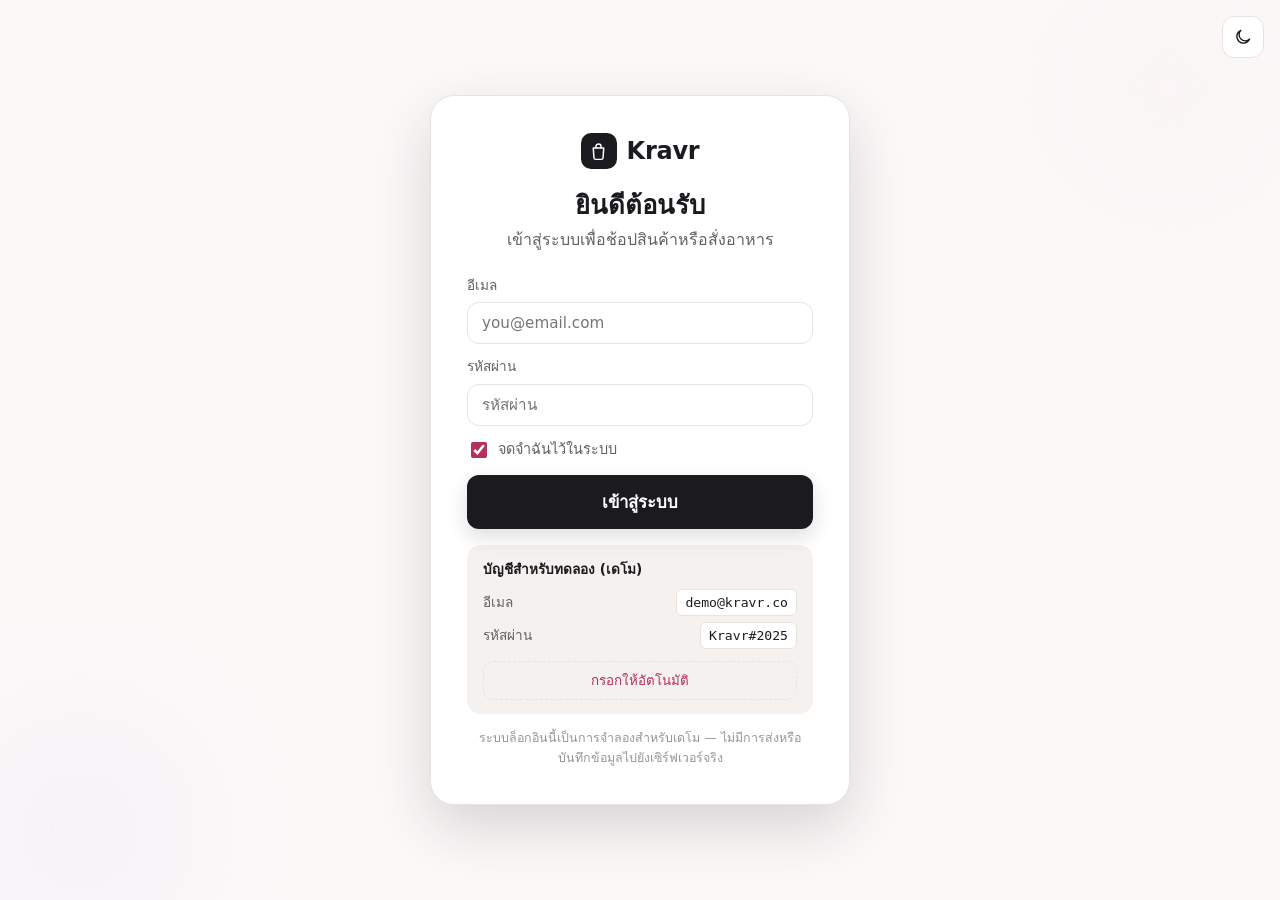
<file: index.html>
<!DOCTYPE html>
<html lang="th">
<head>
  <meta charset="UTF-8" />
  <meta name="viewport" content="width=device-width, initial-scale=1, viewport-fit=cover" />

  <meta http-equiv="Content-Security-Policy"
        content="default-src 'self';
                 script-src 'self' 'sha256-mTJ4cJaTm2Gw95GeXEpZdvEEY9ybh6FZu1bwcNE7QlY=';
                 style-src 'self' https://fonts.googleapis.com 'sha256-Ji1UslKBIeFAUjRU+6GY3Yak5Q/PdBpmBS4zdshiGfY=' 'sha256-94IHAwqZOHPP2ykTpic3GQDxOYct6jCHc4tEHx0JMi0=';
                 font-src https://fonts.gstatic.com;
                 img-src 'self' data:;
                 connect-src 'self';
                 base-uri 'self';
                 form-action 'self';
                 object-src 'none'" />
  <meta name="referrer" content="strict-origin-when-cross-origin" />
  <meta name="color-scheme" content="light dark" />
  <meta name="theme-color" content="#ffffff" />

  <title>Kravr — เข้าสู่ระบบ</title>
  <meta name="description" content="เข้าสู่ระบบ Kravr เพื่อช้อปสินค้าหรือสั่งอาหาร (เว็บสาธิต — ระบบล็อกอินเป็นการจำลอง)" />

  <link rel="icon" href="favicon.svg" type="image/svg+xml" />
  <link rel="preconnect" href="https://fonts.googleapis.com" />
  <link rel="preconnect" href="https://fonts.gstatic.com" crossorigin />
  <link rel="stylesheet"
        href="https://fonts.googleapis.com/css2?family=Prompt:wght@500;600;700&family=IBM+Plex+Sans+Thai:wght@400;500;600&display=swap" />
  <link rel="stylesheet" href="styles.css" />
  <script src="theme-init.js"></script>
  <script src="login.js" defer></script>
</head>
<body class="auth-page">
  <button class="icon-btn auth-page__theme" type="button" data-theme-toggle aria-label="สลับโหมดสว่าง/มืด">
    <svg class="ic-sun" width="20" height="20" viewBox="0 0 24 24" aria-hidden="true"><circle cx="12" cy="12" r="4.2" fill="none" stroke="currentColor" stroke-width="1.6"/><path d="M12 2v2.5M12 19.5V22M2 12h2.5M19.5 12H22M4.9 4.9l1.8 1.8M17.3 17.3l1.8 1.8M19.1 4.9l-1.8 1.8M6.7 17.3l-1.8 1.8" stroke="currentColor" stroke-width="1.6" stroke-linecap="round"/></svg>
    <svg class="ic-moon" width="20" height="20" viewBox="0 0 24 24" aria-hidden="true"><path d="M20 14.5A8 8 0 1 1 9.5 4a6.3 6.3 0 0 0 10.5 10.5Z" fill="none" stroke="currentColor" stroke-width="1.6" stroke-linejoin="round"/></svg>
  </button>

  <main class="auth-shell">
    <div class="auth-card">
      <div class="auth-brand">
        <span class="brand__mark" aria-hidden="true"><svg viewBox="0 0 24 24" aria-hidden="true"><path d="M6 8h12l-.8 11.2A2 2 0 0 1 15.2 21H8.8a2 2 0 0 1-2-1.8L6 8Z" fill="none" stroke="currentColor" stroke-width="1.7" stroke-linejoin="round"/><path d="M9 8V6.5a3 3 0 0 1 6 0V8" fill="none" stroke="currentColor" stroke-width="1.7" stroke-linecap="round"/></svg></span>
        <span class="auth-brand__name">Kravr</span>
      </div>
      <h1 class="auth-title">ยินดีต้อนรับ</h1>
      <p class="auth-sub">เข้าสู่ระบบเพื่อช้อปสินค้าหรือสั่งอาหาร</p>

      <form class="auth-form" data-login-form novalidate>
        <label class="field"><span>อีเมล</span><input type="email" name="email" autocomplete="username" placeholder="you@email.com" required /></label>
        <label class="field"><span>รหัสผ่าน</span><input type="password" name="password" autocomplete="current-password" placeholder="รหัสผ่าน" required /></label>
        <label class="auth-remember"><input type="checkbox" name="remember" checked /><span>จดจำฉันไว้ในระบบ</span></label>
        <p class="auth-error" data-login-error hidden role="alert"></p>
        <button class="btn btn--block btn--lg" type="submit">เข้าสู่ระบบ</button>
      </form>

      <div class="auth-demo">
        <p class="auth-demo__t">บัญชีสำหรับทดลอง (เดโม)</p>
        <div class="auth-demo__row"><span>อีเมล</span><code data-demo-email>demo@kravr.co</code></div>
        <div class="auth-demo__row"><span>รหัสผ่าน</span><code data-demo-pass>Kravr#2025</code></div>
        <button class="auth-demo__fill" type="button" data-demo-fill>กรอกให้อัตโนมัติ</button>
      </div>
      <p class="auth-note">ระบบล็อกอินนี้เป็นการจำลองสำหรับเดโม — ไม่มีการส่งหรือบันทึกข้อมูลไปยังเซิร์ฟเวอร์จริง</p>
    </div>
  </main>
</body>
</html>
</file>
<file: styles.css>
/* =========================================================
   Kravr — shopping demo (look & feel) · refined / professional
   ========================================================= */
:root {
  --bg: #fbf9f8; --surface: #ffffff; --surface-2: #f4f1ef; --line: #e8e3df;
  --ink: #1b1a1f; --dim: #63605f; --mute: #9a9591;
  --accent: #b4315a; --accent-2: #d9668a; --accent-soft: #fbeef2;
  --btn: #1b1a1f; --btn-fg: #ffffff; --btn-hover: #34323a;
  --ok: #2f9e6f; --warn: #c98a20; --star: #d9a441;
  --font-head: "Prompt", -apple-system, BlinkMacSystemFont, "Segoe UI", system-ui, sans-serif;
  --font: "IBM Plex Sans Thai", -apple-system, BlinkMacSystemFont, "Segoe UI", system-ui, sans-serif;
  --maxw: 1200px; --radius: 16px; --ease: cubic-bezier(0.22, 1, 0.36, 1);
  --shadow: 0 6px 22px rgba(24, 20, 28, 0.06); --shadow-lg: 0 22px 55px rgba(24, 20, 28, 0.16);
  --navh: 62px;
}
*, *::before, *::after { box-sizing: border-box; }
html { -webkit-text-size-adjust: 100%; }
body { margin: 0; font-family: var(--font); background: var(--bg); color: var(--ink); line-height: 1.6; -webkit-font-smoothing: antialiased; }
body.no-scroll { overflow: hidden; }
h1, h2, h3, h4 { font-family: var(--font-head); font-weight: 600; line-height: 1.2; margin: 0; }
p { margin: 0; }
a { color: inherit; text-decoration: none; }
button { font-family: inherit; }
ul { margin: 0; padding: 0; list-style: none; }
svg { display: block; }
:focus-visible { outline: 2px solid var(--accent); outline-offset: 2px; border-radius: 8px; }
.grad { color: var(--accent); }
.skip-link { position: fixed; top: -60px; left: 12px; z-index: 300; background: var(--ink); color: #fff; padding: 10px 16px; border-radius: 10px; transition: top 0.2s; }
.skip-link:focus { top: 12px; }

/* Buttons */
.btn { display: inline-flex; align-items: center; justify-content: center; gap: 8px; font-family: var(--font-head); font-weight: 600; font-size: 0.98rem; padding: 12px 24px; border: 0; border-radius: 12px; cursor: pointer; color: var(--btn-fg); background: var(--btn); box-shadow: 0 8px 20px rgba(24, 20, 28, 0.14); transition: transform 0.2s var(--ease), box-shadow 0.2s, background 0.2s; }
.btn:hover { transform: translateY(-2px); background: var(--btn-hover); box-shadow: 0 12px 26px rgba(24, 20, 28, 0.2); }
.btn:active { transform: translateY(0) scale(0.98); }
.btn--lg { padding: 14px 30px; font-size: 1.05rem; }
.btn--block { width: 100%; }
.btn--soft { background: var(--surface-2); color: var(--ink); box-shadow: none; }
.btn--soft:hover { background: var(--line); box-shadow: none; }
.icon-btn { width: 42px; height: 42px; border-radius: 12px; display: grid; place-items: center; background: transparent; color: var(--ink); border: 1px solid var(--line); cursor: pointer; transition: background 0.2s, transform 0.2s; }
.icon-btn:hover { background: var(--surface-2); }
.icon-btn .ic-sun { display: none; } .icon-btn .ic-moon { display: block; }

/* Demo bar */
.demo-bar { background: var(--surface-2); color: var(--dim); font-size: 0.82rem; text-align: center; padding: 8px 16px; border-bottom: 1px solid var(--line); }
.demo-bar strong { color: var(--accent); }
.demo-bar svg { display: inline-block; vertical-align: -3px; margin-right: 5px; }

/* Nav */
.nav { position: sticky; top: 0; z-index: 90; background: rgba(255,255,255,0.82); backdrop-filter: saturate(150%) blur(14px); -webkit-backdrop-filter: saturate(150%) blur(14px); border-bottom: 1px solid var(--line); }
.nav__inner { max-width: var(--maxw); margin: 0 auto; height: var(--navh); padding: 0 20px; display: flex; align-items: center; gap: 18px; }
.brand { display: inline-flex; align-items: center; gap: 10px; font-family: var(--font-head); font-weight: 700; font-size: 1.28rem; flex: none; }
.brand__mark { width: 32px; height: 32px; border-radius: 9px; background: var(--ink); color: #fff; display: grid; place-items: center; flex: none; }
.brand__mark svg { width: 19px; height: 19px; }
.brand__name { color: var(--ink); letter-spacing: -0.01em; }
.search { flex: 1; max-width: 520px; display: flex; align-items: center; gap: 10px; background: var(--surface-2); border: 1px solid transparent; border-radius: 12px; padding: 0 16px; color: var(--mute); height: 42px; transition: border-color 0.2s, background 0.2s; }
.search:focus-within { border-color: var(--ink); background: var(--surface); }
.search input { flex: 1; border: 0; background: transparent; font-family: var(--font); font-size: 0.95rem; color: var(--ink); outline: none; height: 100%; }
.nav__actions { display: flex; align-items: center; gap: 10px; margin-left: auto; }
.cart-btn { position: relative; width: 44px; height: 44px; border-radius: 12px; border: 1px solid var(--line); background: var(--surface); color: var(--ink); cursor: pointer; display: grid; place-items: center; transition: transform 0.2s, background 0.2s; }
.cart-btn:hover { background: var(--surface-2); }
.cart-btn__badge { position: absolute; top: -5px; right: -5px; min-width: 20px; height: 20px; padding: 0 5px; border-radius: 999px; background: var(--accent); color: #fff; font-size: 0.72rem; font-weight: 700; display: grid; place-items: center; box-shadow: 0 2px 8px rgba(180,49,90,.45); }
.cart-btn__badge[hidden] { display: none; }
.cart-btn__badge.pop { animation: badgePop 0.4s var(--ease); }
@keyframes badgePop { 0%{transform:scale(0.4)} 60%{transform:scale(1.35)} 100%{transform:scale(1)} }

/* Hero */
.hero { max-width: var(--maxw); margin: 22px auto 0; padding: 0 20px; }
.hero__text { position: relative; overflow: hidden; border-radius: 22px; padding: clamp(30px, 6vw, 62px); border: 1px solid var(--line); background: linear-gradient(120deg, #f7f1ef 0%, #eef0f5 100%); }
.hero__eyebrow { display: inline-flex; align-items: center; gap: 8px; font-family: var(--font-head); font-weight: 600; font-size: 0.9rem; letter-spacing: 0.02em; color: var(--accent); }
.hero__eyebrow::before { content: ""; width: 7px; height: 7px; border-radius: 50%; background: var(--accent); }
.hero__title { font-size: clamp(1.9rem, 5vw, 3.3rem); font-weight: 700; margin: 12px 0 0; color: var(--ink); letter-spacing: -0.01em; }
.hero__sub { margin: 16px 0 24px; color: var(--dim); max-width: 30ch; }
.hero__art { position: absolute; right: 5%; top: 50%; transform: translateY(-50%); width: clamp(150px, 24vw, 280px); aspect-ratio: 1; pointer-events: none; }
.hero__art svg { width: 100%; height: 100%; animation: floaty 6s ease-in-out infinite; }
.ha-ring { fill: none; stroke: var(--accent); stroke-width: 1.4; opacity: 0.4; }
.ha-disc { fill: var(--accent); opacity: 0.08; }
.ha-bag, .ha-handle { fill: none; stroke: var(--ink); stroke-width: 2.4; stroke-linejoin: round; opacity: 0.55; }
.ha-handle { stroke-linecap: round; }
.ha-spark, .ha-spark2 { stroke: var(--accent); stroke-width: 2.2; stroke-linecap: round; opacity: 0.75; }
@keyframes floaty { 0%,100%{transform:translateY(0)} 50%{transform:translateY(-10px)} }

/* Catalog */
.catalog { max-width: var(--maxw); margin: 44px auto 0; padding: 0 20px 70px; }
.catalog__head { display: flex; flex-wrap: wrap; gap: 16px; align-items: center; justify-content: space-between; margin-bottom: 22px; }
.catalog__head h2 { font-size: 1.5rem; letter-spacing: -0.01em; }
.filters { display: flex; flex-wrap: wrap; gap: 8px; }
.filter { border: 1px solid var(--line); background: var(--surface); color: var(--dim); font-family: var(--font-head); font-weight: 500; font-size: 0.9rem; padding: 8px 16px; border-radius: 999px; cursor: pointer; transition: all 0.2s; white-space: nowrap; }
.filter:hover { border-color: var(--ink); color: var(--ink); }
.filter.is-active { background: var(--ink); color: #fff; border-color: var(--ink); }

.products { display: grid; grid-template-columns: repeat(4, 1fr); gap: 20px; }
.product { background: var(--surface); border: 1px solid var(--line); border-radius: var(--radius); overflow: hidden; display: flex; flex-direction: column; box-shadow: var(--shadow); transition: transform 0.25s var(--ease), box-shadow 0.25s, border-color 0.25s; }
.product:hover { transform: translateY(-5px); box-shadow: var(--shadow-lg); border-color: #ddd6d0; }
.product__img { aspect-ratio: 1 / 1; display: grid; place-items: center; font-size: clamp(3rem, 8vw, 4.6rem); position: relative; background: var(--surface-2); cursor: pointer; }
.product__tag { position: absolute; top: 12px; left: 12px; background: var(--accent); color: #fff; font-family: var(--font-head); font-weight: 600; font-size: 0.72rem; letter-spacing: 0.01em; padding: 4px 10px; border-radius: 8px; }
.product__fav { position: absolute; top: 10px; right: 10px; width: 34px; height: 34px; border-radius: 50%; border: 0; background: rgba(255,255,255,0.92); cursor: pointer; display: grid; place-items: center; color: var(--dim); transition: transform 0.2s, color 0.2s; box-shadow: 0 2px 6px rgba(24,20,28,.1); }
.product__fav svg { width: 18px; height: 18px; }
.product__fav svg path { fill: none; stroke: currentColor; stroke-width: 1.8; }
.product__fav:hover { transform: scale(1.12); color: var(--accent); }
.product__fav.is-fav { color: var(--accent); }
.product__fav.is-fav svg path { fill: currentColor; }
.product__body { padding: 14px 16px 16px; display: flex; flex-direction: column; gap: 6px; flex: 1; }
.product__name { font-family: var(--font-head); font-weight: 500; font-size: 1rem; }
.product__stars { display: inline-flex; align-items: center; gap: 2px; color: var(--star); }
.product__stars svg { width: 14px; height: 14px; }
.product__row { display: flex; align-items: center; justify-content: space-between; margin-top: auto; gap: 10px; }
.product__price { font-family: var(--font-head); font-weight: 700; font-size: 1.15rem; }
.product__price.is-sale { color: var(--accent); }
.product__price s { color: var(--mute); font-weight: 400; font-size: 0.85rem; margin-right: 6px; }
.add-btn { border: 0; background: var(--btn); color: var(--btn-fg); width: 42px; height: 42px; border-radius: 12px; cursor: pointer; display: grid; place-items: center; flex: none; transition: transform 0.2s, background 0.2s; }
.add-btn svg { width: 20px; height: 20px; }
.add-btn:hover { transform: translateY(-2px); background: var(--btn-hover); }
.add-btn:active { transform: scale(0.9); }
.empty-results { text-align: center; color: var(--dim); padding: 40px 0; }

/* Real product images */
.product__img > img { width: 100%; height: 100%; object-fit: cover; display: block; }
.citem__img > img { width: 100%; height: 100%; object-fit: cover; border-radius: 12px; }
.product__stock { font-size: 0.74rem; color: var(--ok); margin-top: 2px; }
.product__stock.low { color: var(--warn); }
.product__stock.out { color: var(--mute); }
.add-btn:disabled { opacity: 0.35; cursor: not-allowed; }

/* Star rating (SVG) */
.stars { display: inline-flex; align-items: center; gap: 2px; color: var(--star); }
.stars svg { width: 15px; height: 15px; }
.stars .st-empty { color: var(--line); }
:root[data-theme="dark"] .stars .st-empty { color: rgba(255,255,255,0.16); }

/* Loading skeletons */
.skeleton { background: var(--surface); border: 1px solid var(--line); border-radius: var(--radius); overflow: hidden; box-shadow: var(--shadow); }
.skeleton__img { aspect-ratio: 1 / 1; }
.skeleton__img, .sk-line { position: relative; background: var(--surface-2); overflow: hidden; }
.skeleton__img::after, .sk-line::after { content: ""; position: absolute; inset: 0; transform: translateX(-100%); background: linear-gradient(90deg, transparent, rgba(255,255,255,0.55), transparent); animation: shimmer 1.3s infinite; }
:root[data-theme="dark"] .skeleton__img::after, :root[data-theme="dark"] .sk-line::after { background: linear-gradient(90deg, transparent, rgba(255,255,255,0.08), transparent); }
@keyframes shimmer { to { transform: translateX(100%); } }
.sk-line { height: 12px; border-radius: 6px; margin: 12px 14px; }
.sk-line--sm { width: 45%; margin-bottom: 18px; }
.load-error { grid-column: 1 / -1; text-align: center; color: var(--dim); padding: 40px 20px; }
.load-error button { margin-top: 14px; }

/* Product detail modal */
.modal__card.detail { width: min(800px, 100%); padding: 0; overflow: hidden; }
.detail__close { position: absolute; top: 12px; right: 12px; z-index: 3; background: rgba(255,255,255,0.92); }
:root[data-theme="dark"] .detail__close { background: rgba(28,27,31,0.85); }
.detail__grid { display: grid; grid-template-columns: 1fr 1fr; }
.detail__media { background: var(--surface-2); padding: 22px; display: flex; flex-direction: column; gap: 12px; }
.detail__hero { aspect-ratio: 1 / 1; border-radius: 16px; overflow: hidden; background: #fff; display: grid; place-items: center; }
.detail__hero img { width: 100%; height: 100%; object-fit: contain; }
.detail__thumbs { display: flex; gap: 8px; flex-wrap: wrap; }
.detail__thumb { width: 54px; height: 54px; border-radius: 10px; overflow: hidden; border: 2px solid transparent; background: #fff; cursor: pointer; padding: 0; }
.detail__thumb.is-active { border-color: var(--accent); }
.detail__thumb img { width: 100%; height: 100%; object-fit: contain; }
.detail__info { padding: 26px; display: flex; flex-direction: column; }
.detail__cat { align-self: flex-start; background: var(--accent-soft); color: var(--accent); font-size: 0.74rem; font-weight: 600; padding: 4px 12px; border-radius: 999px; }
.detail__brand { color: var(--mute); font-size: 0.85rem; margin-top: 12px; }
.detail__title { font-size: 1.35rem; margin: 2px 0 8px; }
.detail__rating { display: flex; align-items: center; gap: 6px; }
.detail__rating small { color: var(--mute); }
.detail__price { font-family: var(--font-head); font-weight: 700; font-size: 1.7rem; margin: 16px 0; }
.detail__price s { color: var(--mute); font-weight: 400; font-size: 1rem; margin-right: 8px; }
.detail__desc { color: var(--dim); font-size: 0.94rem; line-height: 1.7; margin-bottom: 18px; }
.detail__foot { margin-top: auto; display: flex; gap: 12px; align-items: center; }
.qtybox { display: inline-flex; align-items: center; gap: 8px; background: var(--surface-2); border-radius: 999px; padding: 4px; flex: none; }
.qtybox .citem__qtynum { min-width: 26px; }
@media (max-width: 640px) {
  .modal__card.detail { max-height: 92vh; overflow-y: auto; }
  .detail__grid { grid-template-columns: 1fr; }
}

/* Footer */
.footer { border-top: 1px solid var(--line); text-align: center; padding: 34px 20px; color: var(--mute); }
.footer strong { color: var(--ink); }
.footer__brand { display: inline-flex; align-items: center; gap: 6px; color: var(--ink); }
.footer__brand svg { width: 18px; height: 18px; }
.footer__fine { font-size: 0.82rem; max-width: 620px; margin: 8px auto; }
.footer__link { color: var(--accent); font-weight: 500; }
.footer__link:hover { text-decoration: underline; }
.nav-link { text-decoration: none; }

/* Scrim */
.scrim { position: fixed; inset: 0; background: rgba(20, 16, 24, 0.5); backdrop-filter: blur(2px); z-index: 100; opacity: 0; transition: opacity 0.3s; }
.scrim.is-open { opacity: 1; }

/* Cart drawer */
.cart { position: fixed; top: 0; right: 0; height: 100%; width: min(420px, 92vw); background: var(--surface); z-index: 110; display: flex; flex-direction: column; box-shadow: var(--shadow-lg); transform: translateX(100%); transition: transform 0.35s var(--ease); }
.cart.is-open { transform: translateX(0); }
.cart__head { display: flex; align-items: center; justify-content: space-between; padding: 18px 20px; border-bottom: 1px solid var(--line); }
.cart__head h2 { font-size: 1.2rem; }
.ship-progress { padding: 14px 20px; border-bottom: 1px solid var(--line); font-size: 0.85rem; color: var(--dim); }
.ship-progress p { margin-bottom: 8px; }
.ship-progress strong { color: var(--accent); }
.ship-progress__bar { height: 8px; background: var(--surface-2); border-radius: 999px; overflow: hidden; }
.ship-progress__bar span { display: block; height: 100%; width: 0; background: var(--accent); border-radius: 999px; transition: width 0.5s var(--ease); }
.cart__items { flex: 1; overflow-y: auto; padding: 8px 20px; }
.citem { display: grid; grid-template-columns: 64px 1fr auto; gap: 12px; padding: 14px 0; border-bottom: 1px solid var(--line); align-items: center; }
.citem__img { width: 64px; height: 64px; border-radius: 12px; display: grid; place-items: center; font-size: 1.8rem; background: var(--surface-2); }
.citem__name { font-family: var(--font-head); font-weight: 500; font-size: 0.94rem; }
.citem__price { color: var(--dim); font-size: 0.85rem; margin-top: 2px; }
.citem__ctrls { display: inline-flex; align-items: center; gap: 8px; margin-top: 8px; background: var(--surface-2); border-radius: 999px; padding: 3px; }
.qty { width: 28px; height: 28px; border-radius: 50%; border: 0; background: var(--surface); color: var(--ink); cursor: pointer; display: grid; place-items: center; box-shadow: 0 1px 3px rgba(0,0,0,.08); transition: color 0.2s; }
.qty svg { width: 15px; height: 15px; }
.qty:hover { color: var(--accent); }
.citem__qtynum { min-width: 20px; text-align: center; font-weight: 600; font-size: 0.9rem; }
.citem__right { display: flex; flex-direction: column; align-items: flex-end; gap: 6px; }
.citem__total { font-family: var(--font-head); font-weight: 700; }
.citem__rm { border: 0; background: transparent; color: var(--mute); cursor: pointer; font-size: 0.78rem; }
.citem__rm:hover { color: var(--accent); }
.cart__empty { flex: 1; display: flex; flex-direction: column; align-items: center; justify-content: center; gap: 14px; color: var(--dim); text-align: center; padding: 20px; }
.cart__empty span { color: var(--mute); }
.cart__empty span svg { width: 52px; height: 52px; }
.cart__foot { padding: 18px 20px; border-top: 1px solid var(--line); background: var(--surface); }
.cart__row { display: flex; align-items: center; justify-content: space-between; margin-bottom: 8px; }
.cart__row--muted { color: var(--dim); font-size: 0.9rem; }
.cart__row--total { font-size: 1.1rem; margin: 10px 0 16px; }
.cart__row--total strong { font-family: var(--font-head); font-size: 1.3rem; }

/* Checkout modal */
.modal { position: fixed; inset: 0; z-index: 120; display: flex; align-items: center; justify-content: center; padding: 16px; }
.modal[aria-hidden="true"] { display: none; }
.modal__backdrop { position: absolute; inset: 0; background: rgba(20, 16, 24, 0.55); backdrop-filter: blur(3px); }
.modal__card { position: relative; width: min(560px, 100%); max-height: 92vh; overflow-y: auto; background: var(--surface); border-radius: 22px; box-shadow: var(--shadow-lg); padding: 24px; animation: modalIn 0.35s var(--ease); }
@keyframes modalIn { from { opacity: 0; transform: translateY(20px) scale(0.98); } to { opacity: 1; transform: none; } }
.modal__head { display: flex; align-items: center; justify-content: space-between; }
.modal__head h2 { font-size: 1.4rem; }
.modal__demo { display: flex; align-items: center; gap: 8px; margin: 12px 0 18px; font-size: 0.82rem; color: var(--accent); background: var(--accent-soft); border: 1px solid #f3d4de; border-radius: 12px; padding: 10px 14px; }
.modal__demo svg { width: 16px; height: 16px; flex: none; }
.field-group { border: 1px solid var(--line); border-radius: 16px; padding: 16px; margin-bottom: 16px; }
.field-group legend { font-family: var(--font-head); font-weight: 600; padding: 0 8px; font-size: 0.95rem; }
.tag-demo { font-family: var(--font); font-size: 0.68rem; color: var(--accent); background: var(--accent-soft); padding: 2px 8px; border-radius: 999px; margin-left: 4px; vertical-align: middle; }
.field { display: block; margin-bottom: 12px; }
.field:last-child { margin-bottom: 0; }
.field span { display: block; font-size: 0.85rem; color: var(--dim); margin-bottom: 6px; }
.field input, .field textarea { width: 100%; border: 1px solid var(--line); border-radius: 12px; padding: 11px 14px; font-family: var(--font); font-size: 0.95rem; background: var(--surface); color: var(--ink); resize: vertical; }
.field input:focus, .field textarea:focus { outline: none; border-color: var(--ink); }
.pay { display: flex; align-items: center; gap: 12px; padding: 12px; border: 1px solid var(--line); border-radius: 12px; margin-bottom: 8px; cursor: pointer; transition: border-color 0.2s, background 0.2s; }
.pay:last-child { margin-bottom: 0; }
.pay:has(input:checked) { border-color: var(--accent); background: var(--accent-soft); }
.pay input { accent-color: var(--accent); width: 18px; height: 18px; }
.pay__ic { color: var(--dim); display: grid; place-items: center; }
.pay__ic svg { width: 24px; height: 24px; }
.pay:has(input:checked) .pay__ic { color: var(--accent); }
.pay span:last-child { display: flex; flex-direction: column; }
.pay small { color: var(--mute); font-size: 0.78rem; }
.modal__foot { position: sticky; bottom: -24px; background: var(--surface); padding-top: 14px; margin-top: 4px; border-top: 1px solid var(--line); }

/* Success */
.success { text-align: center; padding: 20px 6px; }
.success__badge { width: 74px; height: 74px; border-radius: 50%; background: var(--ok); color: #fff; display: grid; place-items: center; margin: 0 auto 16px; animation: pop 0.5s var(--ease); }
.success__badge svg { width: 36px; height: 36px; }
@keyframes pop { 0%{transform:scale(0)} 60%{transform:scale(1.2)} 100%{transform:scale(1)} }
.success h2 { font-size: 1.6rem; }
.success__order { display: grid; gap: 10px; background: var(--surface-2); border-radius: 14px; padding: 16px; margin: 18px 0; text-align: left; }
.success__order div { display: flex; justify-content: space-between; }
.success__order span { color: var(--dim); font-size: 0.9rem; }
.success__order strong { font-family: var(--font-head); }
.success__note { font-size: 0.82rem; color: var(--mute); margin-bottom: 18px; }
.success__actions { display: grid; gap: 10px; margin-top: 4px; }

/* Login / account (simulated) */
.modal__card--sm { width: min(420px, 100%); }
.auth-remember { display: flex; align-items: center; gap: 8px; margin: 2px 0 14px; font-size: 0.9rem; color: var(--dim); cursor: pointer; }
.auth-remember input { accent-color: var(--accent); width: 16px; height: 16px; }
.auth-error { color: var(--accent); background: var(--accent-soft); border: 1px solid #f3d4de; border-radius: 10px; padding: 9px 12px; font-size: 0.85rem; margin-bottom: 12px; }
:root[data-theme="dark"] .auth-error { border-color: rgba(224,105,138,0.3); }
.auth-demo { margin-top: 16px; background: var(--surface-2); border-radius: 14px; padding: 14px 16px; }
.auth-demo__t { font-family: var(--font-head); font-weight: 600; font-size: 0.85rem; margin-bottom: 8px; }
.auth-demo__row { display: flex; justify-content: space-between; align-items: center; gap: 12px; margin-bottom: 6px; font-size: 0.85rem; color: var(--dim); }
.auth-demo__row code { font-family: ui-monospace, Menlo, Consolas, monospace; color: var(--ink); background: var(--surface); border: 1px solid var(--line); border-radius: 6px; padding: 2px 8px; font-size: 0.82rem; }
.auth-demo__fill { margin-top: 6px; width: 100%; border: 1px dashed var(--line); background: transparent; color: var(--accent); font-family: var(--font-head); font-weight: 500; border-radius: 10px; padding: 8px; cursor: pointer; transition: border-color 0.2s; }
.auth-demo__fill:hover { border-color: var(--accent); }
.auth-note { margin-top: 14px; font-size: 0.78rem; color: var(--mute); text-align: center; line-height: 1.6; }
.account { text-align: center; padding: 8px 4px 4px; display: grid; gap: 6px; }
.account__avatar { width: 64px; height: 64px; border-radius: 50%; background: var(--ink); color: #fff; font-family: var(--font-head); font-weight: 700; font-size: 1.6rem; display: grid; place-items: center; margin: 0 auto 6px; }
:root[data-theme="dark"] .account__avatar { background: var(--accent); }
.account__name { font-family: var(--font-head); font-weight: 600; font-size: 1.15rem; }
.account__email { color: var(--mute); font-size: 0.88rem; margin-bottom: 10px; }
.account .btn { margin-top: 2px; }
.account-btn.is-auth { background: var(--ink); border-color: var(--ink); color: #fff; }
:root[data-theme="dark"] .account-btn.is-auth { background: var(--accent); border-color: var(--accent); color: #fff; }
.account-btn__ini { font-family: var(--font-head); font-weight: 700; font-size: 0.95rem; }

/* Auth pages (login + hub) */
.auth-page { min-height: 100vh; min-height: 100dvh; position: relative; overflow-x: hidden; }
.auth-page::before, .auth-page::after { content: ""; position: fixed; border-radius: 50%; filter: blur(70px); opacity: 0.5; z-index: 0; pointer-events: none; }
.auth-page::before { width: 340px; height: 340px; background: radial-gradient(circle, var(--accent-soft), transparent 70%); top: -80px; right: -60px; }
.auth-page::after { width: 300px; height: 300px; background: radial-gradient(circle, #e9e2ff, transparent 70%); bottom: -80px; left: -70px; }
:root[data-theme="dark"] .auth-page::after { background: radial-gradient(circle, rgba(120,90,220,0.25), transparent 70%); }
.auth-page__theme { position: fixed; top: 16px; right: 16px; z-index: 5; background: var(--surface); }
.auth-shell { position: relative; z-index: 1; min-height: 100vh; min-height: 100dvh; display: grid; place-items: center; padding: 24px 16px; }
.auth-card { width: 100%; max-width: 420px; background: var(--surface); border: 1px solid var(--line); border-radius: 24px; box-shadow: var(--shadow-lg); padding: clamp(24px, 5vw, 36px); }
.auth-brand { display: flex; align-items: center; gap: 10px; justify-content: center; margin-bottom: 20px; }
.auth-brand .brand__mark { width: 36px; height: 36px; border-radius: 10px; background: var(--ink); color: #fff; display: grid; place-items: center; }
.auth-brand .brand__mark svg { width: 21px; height: 21px; }
.auth-brand__name { font-family: var(--font-head); font-weight: 700; font-size: 1.5rem; letter-spacing: -0.01em; }
.auth-title { text-align: center; font-size: 1.6rem; }
.auth-sub { text-align: center; color: var(--dim); margin: 6px 0 22px; }
.auth-form .field span { font-weight: 500; }
.auth-page__theme .ic-sun { display: none; } .auth-page__theme .ic-moon { display: block; }
:root[data-theme="dark"] .auth-page__theme .ic-sun { display: block; } :root[data-theme="dark"] .auth-page__theme .ic-moon { display: none; }

/* Hub / chooser */
.hub { width: 100%; max-width: 760px; }
.hub__head { text-align: center; margin-bottom: 26px; }
.hub__hi { color: var(--dim); }
.hub__hi strong { color: var(--ink); font-family: var(--font-head); }
.hub__title { font-size: clamp(1.6rem, 4vw, 2.2rem); margin: 6px 0 4px; }
.hub__sub { color: var(--dim); }
.hub__grid { display: grid; grid-template-columns: 1fr 1fr; gap: 18px; }
.hub-card { position: relative; display: flex; flex-direction: column; gap: 8px; background: var(--surface); border: 1px solid var(--line); border-radius: 22px; padding: 26px; box-shadow: var(--shadow); transition: transform 0.25s var(--ease), box-shadow 0.25s, border-color 0.25s; overflow: hidden; }
.hub-card::after { content: ""; position: absolute; inset: 0 0 auto auto; width: 150px; height: 150px; border-radius: 50%; background: var(--hub); opacity: 0.10; transform: translate(40%, -40%); }
.hub-card:hover { transform: translateY(-6px); box-shadow: var(--shadow-lg); border-color: var(--hub); }
.hub-card__ic { width: 56px; height: 56px; border-radius: 16px; background: var(--hub-soft); color: var(--hub); display: grid; place-items: center; position: relative; z-index: 1; }
.hub-card__ic svg { width: 30px; height: 30px; }
.hub-card__name { font-family: var(--font-head); font-weight: 700; font-size: 1.35rem; margin-top: 6px; position: relative; z-index: 1; }
.hub-card__desc { color: var(--dim); font-size: 0.92rem; line-height: 1.6; position: relative; z-index: 1; }
.hub-card__go { margin-top: auto; display: inline-flex; align-items: center; gap: 6px; font-family: var(--font-head); font-weight: 600; color: var(--hub); padding-top: 12px; position: relative; z-index: 1; }
.hub-card--shop { --hub: #b4315a; --hub-soft: #fbeef2; }
.hub-card--eats { --hub: #e8590c; --hub-soft: #fff1e6; }
:root[data-theme="dark"] .hub-card--shop { --hub: #e0698a; --hub-soft: rgba(224,105,138,0.15); }
:root[data-theme="dark"] .hub-card--eats { --hub: #ff922b; --hub-soft: rgba(255,146,43,0.15); }
.hub__logout { display: block; margin: 26px auto 0; border: 1px solid var(--line); background: var(--surface); color: var(--dim); font-family: var(--font-head); font-weight: 500; font-size: 0.92rem; padding: 10px 22px; border-radius: 999px; cursor: pointer; transition: color 0.2s, border-color 0.2s; }
.hub__logout:hover { color: var(--accent); border-color: var(--accent); }
@media (max-width: 560px) { .hub__grid { grid-template-columns: 1fr; } }

/* Order tracking stepper */
.stepper { display: grid; grid-template-columns: repeat(4, 1fr); margin: 18px 0 4px; }
.step { position: relative; display: flex; flex-direction: column; align-items: center; text-align: center; gap: 8px; }
.step::before { content: ""; position: absolute; top: 17px; right: 50%; width: 100%; height: 2px; background: var(--line); z-index: 0; }
.step:first-child::before { display: none; }
.step.reached::before { background: var(--accent); }
.step__dot { position: relative; z-index: 1; width: 36px; height: 36px; border-radius: 50%; display: grid; place-items: center; background: var(--surface); color: var(--mute); border: 2px solid var(--line); transition: background 0.3s var(--ease), color 0.3s, border-color 0.3s; }
.step__dot svg { width: 19px; height: 19px; }
.step.done .step__dot { background: var(--accent); border-color: var(--accent); color: #fff; }
.step.active .step__dot { border-color: var(--accent); color: var(--accent); animation: stepPulse 1.7s ease-in-out infinite; }
@keyframes stepPulse { 0%,100% { box-shadow: 0 0 0 4px var(--accent-soft); } 50% { box-shadow: 0 0 0 8px var(--accent-soft); } }
.step__label { font-family: var(--font-head); font-weight: 500; font-size: 0.72rem; color: var(--mute); max-width: 10ch; line-height: 1.25; }
.step.reached .step__label { color: var(--ink); }

.track__meta { display: grid; gap: 8px; background: var(--surface-2); border-radius: 14px; padding: 14px 16px; margin-top: 14px; text-align: left; }
.track__meta > div { display: flex; justify-content: space-between; align-items: center; gap: 12px; }
.track__meta span { color: var(--dim); font-size: 0.85rem; }
.track__meta strong { font-family: var(--font-head); font-size: 0.9rem; }
.track__status { color: var(--accent); }

/* My Orders */
.orders__empty { text-align: center; color: var(--dim); padding: 40px 10px; }
.orders__empty span { color: var(--mute); display: inline-flex; }
.orders__empty span svg { width: 48px; height: 48px; }
.order-card { border: 1px solid var(--line); border-radius: 16px; padding: 16px 16px 14px; margin-bottom: 14px; }
.order-card:last-child { margin-bottom: 0; }
.order-card__head { display: flex; justify-content: space-between; align-items: flex-start; gap: 12px; }
.order-card__head strong { font-family: var(--font-head); }
.order-card__date { display: block; color: var(--mute); font-size: 0.8rem; margin-top: 2px; }
.order-card__pill { font-family: var(--font-head); font-weight: 600; font-size: 0.74rem; color: var(--accent); background: var(--accent-soft); padding: 5px 12px; border-radius: 999px; white-space: nowrap; }
.order-card__pill.done { color: var(--ok); background: rgba(47, 158, 111, 0.13); }
.order-card__items { display: flex; flex-wrap: wrap; gap: 8px; margin-top: 14px; }
.order-card__item { display: flex; align-items: center; gap: 7px; background: var(--surface-2); border-radius: 999px; padding: 4px 12px 4px 4px; font-size: 0.8rem; color: var(--dim); }
.order-card__item img { width: 26px; height: 26px; border-radius: 50%; object-fit: cover; }
.order-card__foot { display: flex; justify-content: space-between; align-items: center; margin-top: 14px; padding-top: 12px; border-top: 1px solid var(--line); }
.order-card__foot strong { font-family: var(--font-head); font-size: 1.1rem; }
@media (max-width: 460px) { .step__label { font-size: 0.64rem; } .step__dot { width: 32px; height: 32px; } .step::before { top: 15px; } }

/* Toast */
.toast { display: flex; align-items: center; gap: 9px; position: fixed; left: 50%; bottom: 26px; transform: translate(-50%, 20px); z-index: 200; background: #201e28; color: #fff; font-family: var(--font); font-weight: 500; font-size: 0.92rem; padding: 13px 20px; border-radius: 12px; border: 1px solid rgba(255,255,255,0.12); box-shadow: 0 16px 40px rgba(0,0,0,0.28); opacity: 0; transition: opacity 0.3s, transform 0.3s var(--ease); max-width: 90vw; }
.toast.is-show { opacity: 1; transform: translate(-50%, 0); }
.toast strong { color: inherit; font-family: var(--font-head); font-weight: 600; }
.toast svg { width: 20px; height: 20px; color: #34d399; flex: none; }
:root[data-theme="dark"] .toast { background: #f3f1ef; color: #1b1a1f; border-color: rgba(0,0,0,0.08); box-shadow: 0 16px 40px rgba(0,0,0,0.5); }
:root[data-theme="dark"] .toast svg { color: #1f9d63; }

/* Confetti */
.confetti { position: fixed; inset: 0; z-index: 130; pointer-events: none; overflow: hidden; }
.confetti span { position: absolute; top: -14px; width: 10px; height: 14px; border-radius: 2px; will-change: transform; animation: fall linear forwards; }
@keyframes fall { to { transform: translateY(105vh) rotate(720deg); } }

/* Responsive */
@media (max-width: 960px) { .products { grid-template-columns: repeat(3, 1fr); } }
@media (max-width: 760px) {
  .products { grid-template-columns: repeat(2, 1fr); }
  .search { max-width: none; }
  .hero__art { display: none; }
  .hero__sub { max-width: none; }
}
/* Compact nav: search drops to its own full-width row so actions never overflow */
@media (max-width: 600px) {
  .nav__inner { flex-wrap: wrap; height: auto; padding-top: 10px; padding-bottom: 10px; gap: 10px 12px; }
  .brand { order: 1; }
  .brand__name { display: none; }
  .nav__actions { order: 2; gap: 8px; }
  .search { order: 3; flex-basis: 100%; height: 44px; }
  .icon-btn, .cart-btn { width: 40px; height: 40px; }
  .product__price { font-size: 1.02rem; }
  .product__price s { font-size: 0.72rem; }
}
/* Below the 4-column desktop grid, stack the price above a full-width add
   button so any price length (incl. 6-digit watches) fits without clipping */
@media (max-width: 820px) {
  .product__row { flex-direction: column; align-items: stretch; gap: 10px; }
  .add-btn { width: 100%; height: 40px; }
}
@media (max-width: 460px) {
  .nav__inner { gap: 10px; padding: 0 14px; }
  .catalog { padding-left: 14px; padding-right: 14px; }
  .products { gap: 12px; }
  .product__body { padding: 12px; }
}

/* Dark theme */
:root[data-theme="dark"] {
  --bg: #141316; --surface: #1c1b1f; --surface-2: #26242a; --line: rgba(255,255,255,0.10);
  --ink: #f2f0ee; --dim: #b4afac; --mute: #86817d;
  --accent: #e0698a; --accent-2: #ed94ae; --accent-soft: rgba(224,105,138,0.14);
  --btn: #f2f0ee; --btn-fg: #1b1a1f; --btn-hover: #ffffff;
  --shadow: 0 6px 22px rgba(0,0,0,0.4); --shadow-lg: 0 22px 55px rgba(0,0,0,0.55);
}
:root[data-theme="dark"] .demo-bar { background: var(--surface-2); color: var(--dim); border-bottom-color: var(--line); }
:root[data-theme="dark"] .nav { background: rgba(20, 19, 22, 0.82); }
:root[data-theme="dark"] .brand__mark { background: var(--surface-2); color: var(--accent); }
:root[data-theme="dark"] .icon-btn .ic-sun { display: block; } :root[data-theme="dark"] .icon-btn .ic-moon { display: none; }
:root[data-theme="dark"] .hero__text { background: linear-gradient(120deg, #221f27, #1c2130); }
:root[data-theme="dark"] .cart-btn__badge { box-shadow: 0 2px 8px rgba(0,0,0,.5); }
:root[data-theme="dark"] .modal__demo { border-color: rgba(224,105,138,0.3); }
:root[data-theme="dark"] .product__tag { color: #fff; }
:root[data-theme="dark"] .product__fav { background: rgba(28,27,31,0.85); }

/* Reduced motion */
@media (prefers-reduced-motion: reduce) {
  *, *::before, *::after { animation-duration: 0.001ms !important; animation-iteration-count: 1 !important; transition-duration: 0.001ms !important; }
  .confetti { display: none; }
}
</file>
<file: food.css>
/* =========================================================
   Kravr Eats — food ordering (extends styles.css)
   Warm accent to set it apart from the shop.
   ========================================================= */
:root {
  --accent: #e8590c; --accent-2: #fd7e14; --accent-soft: #fff1e6; --star: #f08c00;
}
:root[data-theme="dark"] {
  --accent: #ff922b; --accent-2: #ffa94d; --accent-soft: rgba(255,146,43,0.15);
}

/* Brand */
.brand__mark--eats { background: var(--accent); }
:root[data-theme="dark"] .brand__mark--eats { background: var(--surface-2); color: var(--accent); }
.brand__eats { color: var(--accent); }

/* Nav link (to shop) */
.nav-link { text-decoration: none; }

/* Hero (warm) */
.hero__text--eats { background: linear-gradient(120deg, #fff1e6 0%, #ffe8d6 55%, #ffe3e0 100%); }
:root[data-theme="dark"] .hero__text--eats { background: linear-gradient(120deg, #2a1e17, #291b16 60%, #2a1720); }
.hero__art--eats .ha-bag { fill: none; stroke: var(--accent); opacity: 0.5; }
.hero__art--eats .ha-ring { stroke: var(--accent); }
.hero__art--eats .ha-disc { fill: var(--accent); }

/* Dish card extras (reuses .product) */
.product__meta { display: flex; align-items: center; gap: 8px; flex-wrap: wrap; font-size: 0.78rem; color: var(--mute); }
.product__cat { background: var(--accent-soft); color: var(--accent); font-weight: 600; padding: 2px 9px; border-radius: 999px; font-size: 0.72rem; }
.product__reviews { color: var(--mute); font-size: 0.76rem; margin-left: 2px; }

/* Dish detail */
.dish__area { color: var(--mute); font-size: 0.85rem; margin-top: 12px; }
.dish__ings { display: flex; flex-wrap: wrap; gap: 6px; margin: 4px 0 16px; }
.dish__ing { background: var(--surface-2); color: var(--dim); font-size: 0.78rem; padding: 4px 10px; border-radius: 999px; }
.dish__desc { color: var(--dim); font-size: 0.92rem; line-height: 1.75; margin-bottom: 16px; max-height: 8.2em; overflow: hidden; }

/* Reviews */
.dish-reviews { border-top: 1px solid var(--line); padding: 22px 26px 26px; }
.dish-reviews__head { display: flex; align-items: baseline; justify-content: space-between; gap: 12px; margin-bottom: 4px; }
.dish-reviews__head h3 { font-size: 1.1rem; }
.dish-reviews__avg { display: inline-flex; align-items: center; gap: 8px; }
.dish-reviews__avg .stars svg { width: 16px; height: 16px; }
.dish-reviews__avg strong { font-family: var(--font-head); font-size: 1.05rem; }
.dish-reviews__avg span { color: var(--mute); font-size: 0.82rem; }
.review-list { display: grid; gap: 14px; margin: 16px 0 20px; }
.review { display: grid; grid-template-columns: 40px 1fr; gap: 12px; }
.review__ava { width: 40px; height: 40px; border-radius: 50%; background: var(--accent-soft); color: var(--accent); display: grid; place-items: center; font-family: var(--font-head); font-weight: 700; }
.review__top { display: flex; align-items: center; gap: 8px; flex-wrap: wrap; }
.review__name { font-family: var(--font-head); font-weight: 600; font-size: 0.92rem; }
.review__date { color: var(--mute); font-size: 0.76rem; margin-left: auto; }
.review .stars svg { width: 13px; height: 13px; }
.review__text { color: var(--dim); font-size: 0.9rem; line-height: 1.6; margin-top: 3px; }
.review--mine { background: var(--accent-soft); border-radius: 12px; padding: 12px; margin: 0 -12px; }

/* Write a review */
.review-form { background: var(--surface-2); border-radius: 16px; padding: 16px; }
.review-form__t { font-family: var(--font-head); font-weight: 600; font-size: 0.95rem; margin-bottom: 12px; }
.stars-input { display: inline-flex; gap: 4px; margin-bottom: 12px; }
.stars-input button { border: 0; background: transparent; padding: 2px; cursor: pointer; color: var(--line); line-height: 0; transition: transform 0.1s; }
.stars-input button svg { width: 26px; height: 26px; }
.stars-input button.on { color: var(--star); }
.stars-input button:hover { transform: scale(1.15); }
.review-form .field { margin-bottom: 10px; }
.review-form textarea { min-height: 68px; }
.review-form__err { color: var(--accent); font-size: 0.82rem; margin-bottom: 10px; }

@media (max-width: 640px) {
  .dish-reviews { padding: 20px 18px 22px; }
}

/* ---------- Delivery tracking (GrabFood-style) ---------- */
.track { text-align: left; }
.track__bar { display: flex; align-items: center; justify-content: space-between; gap: 12px; margin-bottom: 14px; }
.track__eta-label { color: var(--dim); font-size: 0.82rem; }
.track__eta { font-family: var(--font-head); font-weight: 700; font-size: 1.5rem; color: var(--accent); }
.track__pill { font-family: var(--font-head); font-weight: 600; font-size: 0.78rem; color: var(--accent); background: var(--accent-soft); padding: 6px 14px; border-radius: 999px; white-space: nowrap; }
.track__pill.done { color: var(--ok); background: rgba(47,158,111,0.13); }

.track__map { border-radius: 18px; overflow: hidden; border: 1px solid var(--line); aspect-ratio: 400 / 260; background: var(--surface-2); }
.track__map svg { width: 100%; height: 100%; display: block; }
.tm-bg { fill: #e8f0e8; }
:root[data-theme="dark"] .tm-bg { fill: #20242a; }
.tm-blocks rect { fill: #dde8dd; }
:root[data-theme="dark"] .tm-blocks rect { fill: #2a2f36; }
.tm-roads path { stroke: #ffffff; stroke-width: 9; stroke-linecap: round; fill: none; }
:root[data-theme="dark"] .tm-roads path { stroke: #171a1f; }
.route { fill: none; stroke: var(--mute); stroke-width: 3.5; stroke-linecap: round; opacity: 0.4; stroke-dasharray: 2 7; }
.route-done { fill: none; stroke: var(--accent); stroke-width: 3.5; stroke-linecap: round; }
.mk-store { fill: var(--ink); }
.mk-home { fill: var(--accent); }
.mk-ico { fill: none; stroke: #fff; stroke-width: 2.4; stroke-linecap: round; stroke-linejoin: round; }
.mk-pulse { fill: var(--accent); opacity: 0.4; transform-origin: center; animation: mkpulse 2s ease-out infinite; }
@keyframes mkpulse { 0% { transform: scale(1); opacity: 0.4; } 70% { transform: scale(2.4); opacity: 0; } 100% { opacity: 0; } }
.rider { transition: transform 0.95s linear; }
.rider-dot { fill: var(--accent); stroke: #fff; stroke-width: 2; }
.rider-ico { fill: none; stroke: #fff; stroke-width: 1.5; stroke-linecap: round; stroke-linejoin: round; }

.rider-card { display: flex; align-items: center; gap: 12px; background: var(--surface-2); border-radius: 16px; padding: 12px 14px; margin-top: 14px; }
.rider-card__ava { width: 46px; height: 46px; border-radius: 50%; background: var(--surface); color: var(--accent); display: grid; place-items: center; flex: none; box-shadow: 0 2px 6px rgba(0,0,0,0.08); }
.rider-card__ava svg { width: 26px; height: 26px; }
.rider-card__info { flex: 1; min-width: 0; }
.rider-card__name { font-family: var(--font-head); font-weight: 600; display: flex; align-items: center; gap: 8px; }
.rider-card__rate { display: inline-flex; align-items: center; gap: 3px; color: var(--star); font-size: 0.85rem; font-weight: 600; }
.rider-card__rate svg { width: 14px; height: 14px; }
.rider-card__meta { color: var(--mute); font-size: 0.8rem; margin-top: 2px; overflow: hidden; text-overflow: ellipsis; white-space: nowrap; }
.rider-card__actions { display: flex; gap: 8px; flex: none; }
.rider-btn { width: 40px; height: 40px; border-radius: 50%; border: 1px solid var(--line); background: var(--surface); color: var(--accent); cursor: pointer; display: grid; place-items: center; transition: background 0.2s; }
.rider-btn:hover { background: var(--accent-soft); }
.rider-btn svg { width: 19px; height: 19px; }

.track-steps { list-style: none; margin: 18px 0 6px; padding: 0; }
.track-steps li { position: relative; padding: 0 0 16px 30px; color: var(--mute); font-size: 0.9rem; }
.track-steps li:last-child { padding-bottom: 0; }
.track-steps li::before { content: ""; position: absolute; left: 7px; top: 16px; bottom: -2px; width: 2px; background: var(--line); }
.track-steps li:last-child::before { display: none; }
.track-steps li::after { content: ""; position: absolute; left: 0; top: 2px; width: 16px; height: 16px; border-radius: 50%; border: 2px solid var(--line); background: var(--surface); }
.track-steps li.done { color: var(--ink); }
.track-steps li.done::before { background: var(--accent); }
.track-steps li.done::after { border-color: var(--accent); background: var(--accent); }
.track-steps li.active { color: var(--ink); font-family: var(--font-head); font-weight: 600; }
.track-steps li.active::after { border-color: var(--accent); box-shadow: 0 0 0 4px var(--accent-soft); }
.track-steps li small { display: block; color: var(--mute); font-weight: 400; font-size: 0.78rem; font-family: var(--font); margin-top: 1px; }
</file>
